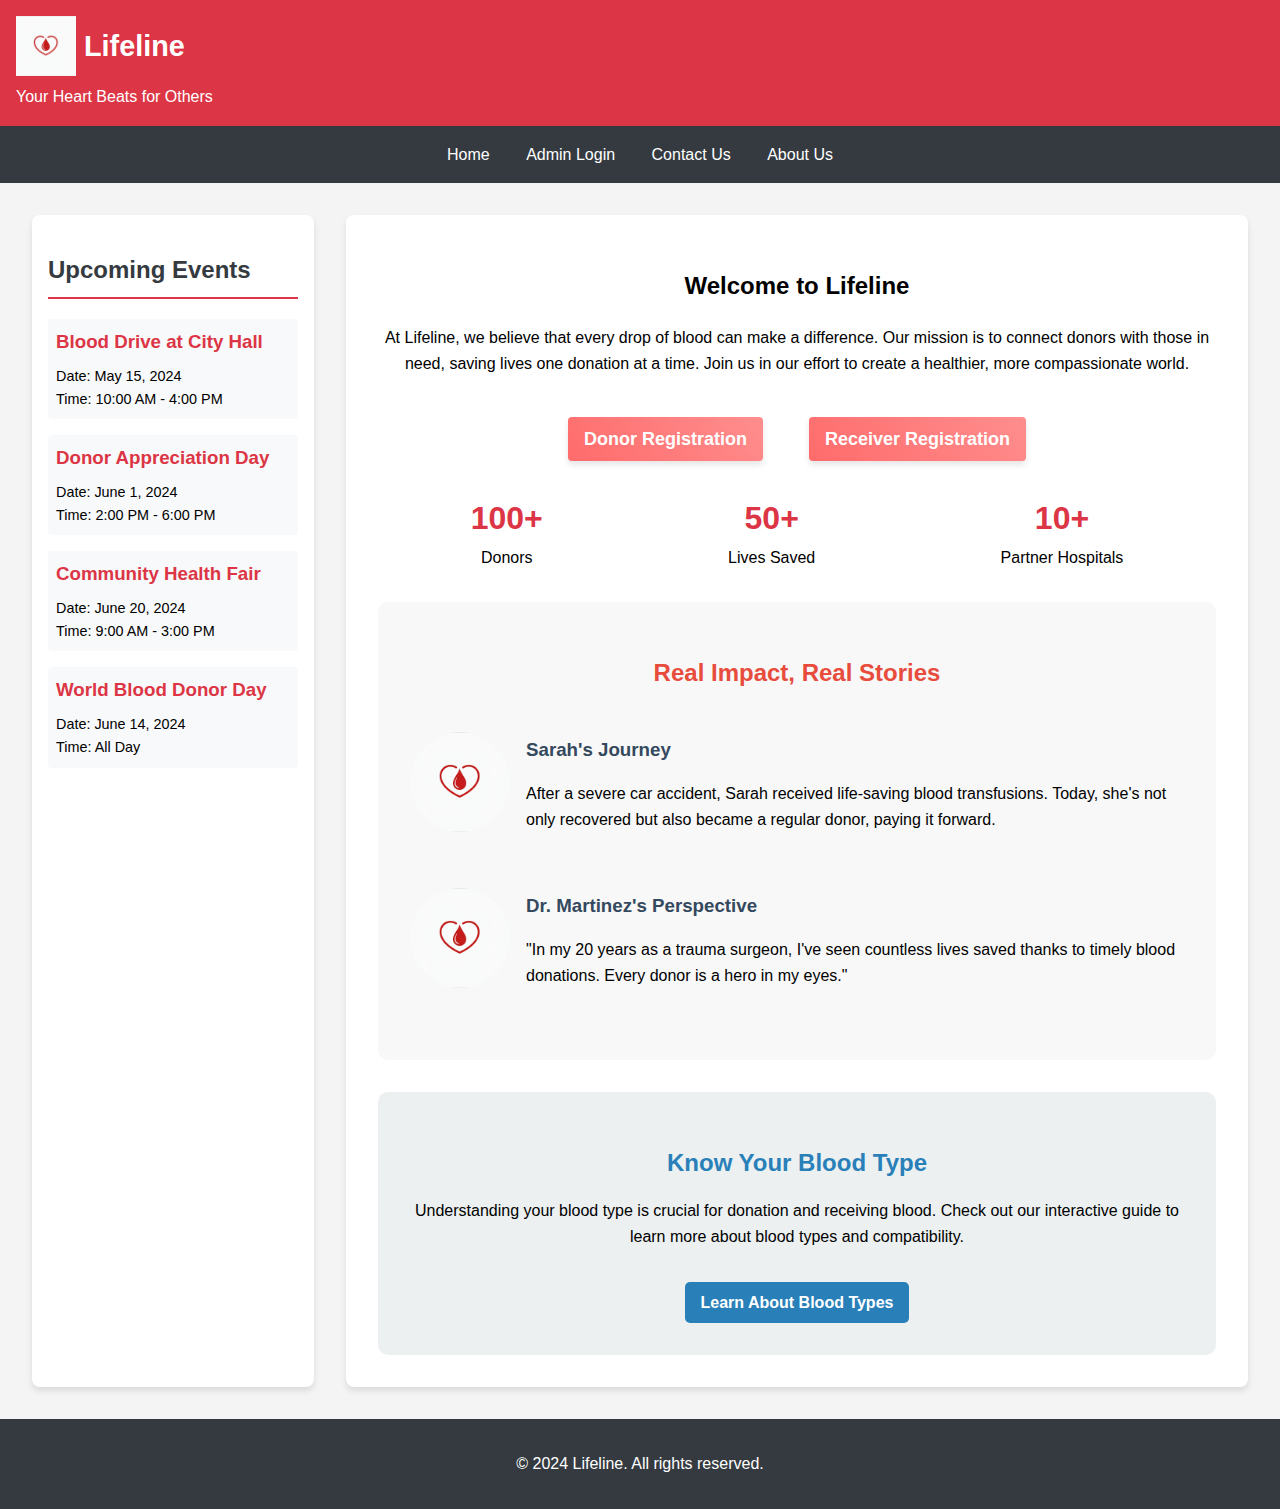
<file: index.html>
<!DOCTYPE html>
<html lang="en">
<head>
    <meta charset="UTF-8">
    <meta name="viewport" content="width=device-width, initial-scale=1.0">
    <title>Lifeline - Your Heart Beats for Others</title>
    <style>
        body, html {
            margin: 0;
            padding: 0;
            font-family: Arial, sans-serif;
            line-height: 1.6;
            background-color: #f4f4f4;
        }
        .page-wrapper {
            display: flex;
            flex-direction: column;
            min-height: 100vh;
        }
        .header {
            background-color: #dc3545;
            padding: 1rem;
            color: white;
            text-align: left;
        }
        .logo-container {
            display: flex;
            align-items: center;
        }
        .logo {
            max-width: 60px;
            height: auto;
            margin-right: 0.5rem;
        }
        .site-title {
            margin: 0;
            font-size: 1.8rem;
        }

        .button-container {
            display: flex;
            justify-content: center;
            gap: 30px;  /* Increased gap between buttons */
            margin-top: 40px;  /* Increased top margin */
            margin-bottom: 40px;  /* Added bottom margin */
        }
        .button {
            display: inline-block;
            padding: 15px 30px;  /* Increased padding */
            font-size: 18px;  /* Increased font size */
            font-weight: bold;
            text-align: center;
            text-decoration: none;
            color: #fff;
            background: linear-gradient(45deg, #ff6b6b, #ff8e8e);
            border: none;
            border-radius: 12px;  /* Changed to rounded rectangle */
            box-shadow: 0 4px 6px rgba(0, 0, 0, 0.1);
            transition: all 0.3s ease;
            position: relative;
            overflow: hidden;
        }
        .button:before {
            content: '';
            position: absolute;
            top: 0;
            left: -100%;
            width: 100%;
            height: 100%;
            background: linear-gradient(45deg, rgba(255, 255, 255, 0.1), rgba(255, 255, 255, 0.5));
            transition: all 0.3s ease;
        }
        .button:hover {
            transform: translateY(-3px);
            box-shadow: 0 6px 8px rgba(0, 0, 0, 0.15);
        }
        .button:hover:before {
            left: 100%;
        }

        .header p {
            margin: 0.5rem 0 0;
            font-size: 1rem;
        }
        .nav {
            background-color: #343a40;
            padding: 0.5rem;
            text-align: center;
        }
        .nav a {
            color: white;
            text-decoration: none;
            padding: 0.5rem 1rem;
            display: inline-block;
            transition: background-color 0.3s;
        }
        .nav a:hover {
            background-color: #495057;
        }
        .content-wrapper {
            display: flex;
            flex: 1;
            padding: 2rem;
            gap: 2rem;
        }
        .events-section {
            width: 250px;
            background-color: white;
            padding: 1rem;
            border-radius: 8px;
            box-shadow: 0 4px 6px rgba(0,0,0,0.1);
        }
        .events-section h2 {
            color: #343a40;
            border-bottom: 2px solid #dc3545;
            padding-bottom: 0.5rem;
        }
        .event-item {
            margin-bottom: 1rem;
            padding: 0.5rem;
            background-color: #f8f9fa;
            border-radius: 4px;
        }
        .event-item h3 {
            color: #dc3545;
            margin: 0 0 0.5rem 0;
        }
        .event-item p {
            margin: 0;
            font-size: 0.9rem;
        }
        .main-content {
            flex: 1;
            background-color: white;
            border-radius: 8px;
            box-shadow: 0 4px 6px rgba(0,0,0,0.1);
            padding: 2rem;
        }
        .welcome-section {
            text-align: center;
            margin-bottom: 2rem;
        }
        .button-container {
            display: flex;
            justify-content: center;
            margin-bottom: 2rem;
        }
        .button {
            display: inline-block;
            padding: 0.5rem 1rem;
            background-color: #dc3545;
            color: white;
            text-decoration: none;
            border-radius: 4px;
            margin: 0 0.5rem;
        }
        .stats {
            display: flex;
            justify-content: space-around;
        }
        .stat-item {
            text-align: center;
        }
        .stat-number {
            font-size: 2rem;
            font-weight: bold;
            color: #dc3545;
        }
        .footer {
            background-color: #343a40;
            color: white;
            text-align: center;
            padding: 1rem;
        }
        .impact-stories {
            background-color: #f8f8f8;
            padding: 2rem;
            margin-top: 2rem;
            border-radius: 10px;
        }
        .impact-stories h2 {
            color: #e74c3c;
            text-align: center;
            margin-bottom: 1.5rem;
        }
        .story {
            display: flex;
            align-items: center;
            margin-bottom: 1.5rem;
        }
        .story-image {
            width: 100px;
            height: 100px;
            border-radius: 50%;
            margin-right: 1rem;
            object-fit: cover;
        }
        .story h3 {
            color: #34495e;
            margin-bottom: 0.5rem;
        }
        .call-to-action {
            background-color: #e74c3c;
            color: white;
            text-align: center;
            padding: 2rem;
            margin-top: 2rem;
            border-radius: 10px;
        }
        .call-to-action h2 {
            margin-bottom: 1rem;
        }
        .cta-button {
            display: inline-block;
            background-color: white;
            color: #e74c3c;
            padding: 0.5rem 1rem;
            text-decoration: none;
            border-radius: 5px;
            font-weight: bold;
            margin-top: 1rem;
            transition: background-color 0.3s, color 0.3s;
        }
        .cta-button:hover {
            background-color: #c0392b;
            color: white;
        }
        .blood-types-info {
            background-color: #ecf0f1;
            padding: 2rem;
            margin-top: 2rem;
            border-radius: 10px;
            text-align: center;
        }
        .blood-types-info h2 {
            color: #2980b9;
            margin-bottom: 1rem;
        }
        .info-button {
            display: inline-block;
            background-color: #2980b9;
            color: white;
            padding: 0.5rem 1rem;
            text-decoration: none;
            border-radius: 5px;
            font-weight: bold;
            margin-top: 1rem;
            transition: background-color 0.3s;
        }
        .info-button:hover {
            background-color: #3498db;
        }
    </style>
</head>
<body>
    <div class="page-wrapper">
        <header class="header">
            <div class="logo-container">
                <img src="unnamed.png" alt="Lifeline Logo" class="logo">
                <h1 id="lifeline" class="site-title">Lifeline</h1>
            </div>
            <p>Your Heart Beats for Others</p>
        </header>

        <nav class="nav">
            <a href="public/home (1).html">Home</a>
            <a href="public/admin-login.html">Admin Login</a>
            <a href="public/contact-us.html">Contact Us</a>
            <a href="public/about-us.html">About Us</a>
        </nav>

        <div class="content-wrapper">
            <section class="events-section">
                <h2>Upcoming Events</h2>
                <div class="event-item">
                    <h3>Blood Drive at City Hall</h3>
                    <p>Date: May 15, 2024</p>
                    <p>Time: 10:00 AM - 4:00 PM</p>
                </div>
                <div class="event-item">
                    <h3>Donor Appreciation Day</h3>
                    <p>Date: June 1, 2024</p>
                    <p>Time: 2:00 PM - 6:00 PM</p>
                </div>
                <div class="event-item">
                    <h3>Community Health Fair</h3>
                    <p>Date: June 20, 2024</p>
                    <p>Time: 9:00 AM - 3:00 PM</p>
                </div>
                <div class="event-item">
                    <h3>World Blood Donor Day</h3>
                    <p>Date: June 14, 2024</p>
                    <p>Time: All Day</p>
                </div>
            </section>

            <main class="main-content">
                <section class="welcome-section">
                    <h2>Welcome to Lifeline</h2>
                    <p>At Lifeline, we believe that every drop of blood can make a difference. Our mission is to connect donors with those in need, saving lives one donation at a time. Join us in our effort to create a healthier, more compassionate world.</p>
                </section>

                <div class="button-container">
                    <a href="public/don_form.html" class="button">Donor Registration</a>
                    <a href="public/receiver-registration.html" class="button">Receiver Registration</a>
                </div>

                <section class="stats">
                    <div class="stat-item">
                        <div class="stat-number">100+</div>
                        <div class="stat-label">Donors</div>
                    </div>
                    <div class="stat-item">
                        <div class="stat-number">50+</div>
                        <div class="stat-label">Lives Saved</div>
                    </div>
                    <div class="stat-item">
                        <div class="stat-number">10+</div>
                        <div class="stat-label">Partner Hospitals</div>
                    </div>
                </section>

                <section class="impact-stories">
                    <h2>Real Impact, Real Stories</h2>
                    <div class="story">
                        <img src="unnamed.png" alt="Sarah's Story" class="story-image">
                        <div>
                            <h3>Sarah's Journey</h3>
                            <p>After a severe car accident, Sarah received life-saving blood transfusions. Today, she's not only recovered but also became a regular donor, paying it forward.</p>
                        </div>
                    </div>
                    <div class="story">
                        <img src="unnamed.png" alt="Dr. Martinez" class="story-image">
                        <div>
                            <h3>Dr. Martinez's Perspective</h3>
                            <p>"In my 20 years as a trauma surgeon, I've seen countless lives saved thanks to timely blood donations. Every donor is a hero in my eyes."</p>
                        </div>
                    </div>
                </section>

                <section class="blood-types-info">
                    <h2>Know Your Blood Type</h2>
                    <p>Understanding your blood type is crucial for donation and receiving blood. Check out our interactive guide to learn more about blood types and compatibility.</p>
                    <a href="public/blood-types-guide.html" class="info-button">Learn About Blood Types</a>
                </section>
            </main>
        </div>

        <footer class="footer">
            <p>© 2024 Lifeline. All rights reserved.</p>
        </footer>
    </div>
</body>
</html>
</file>
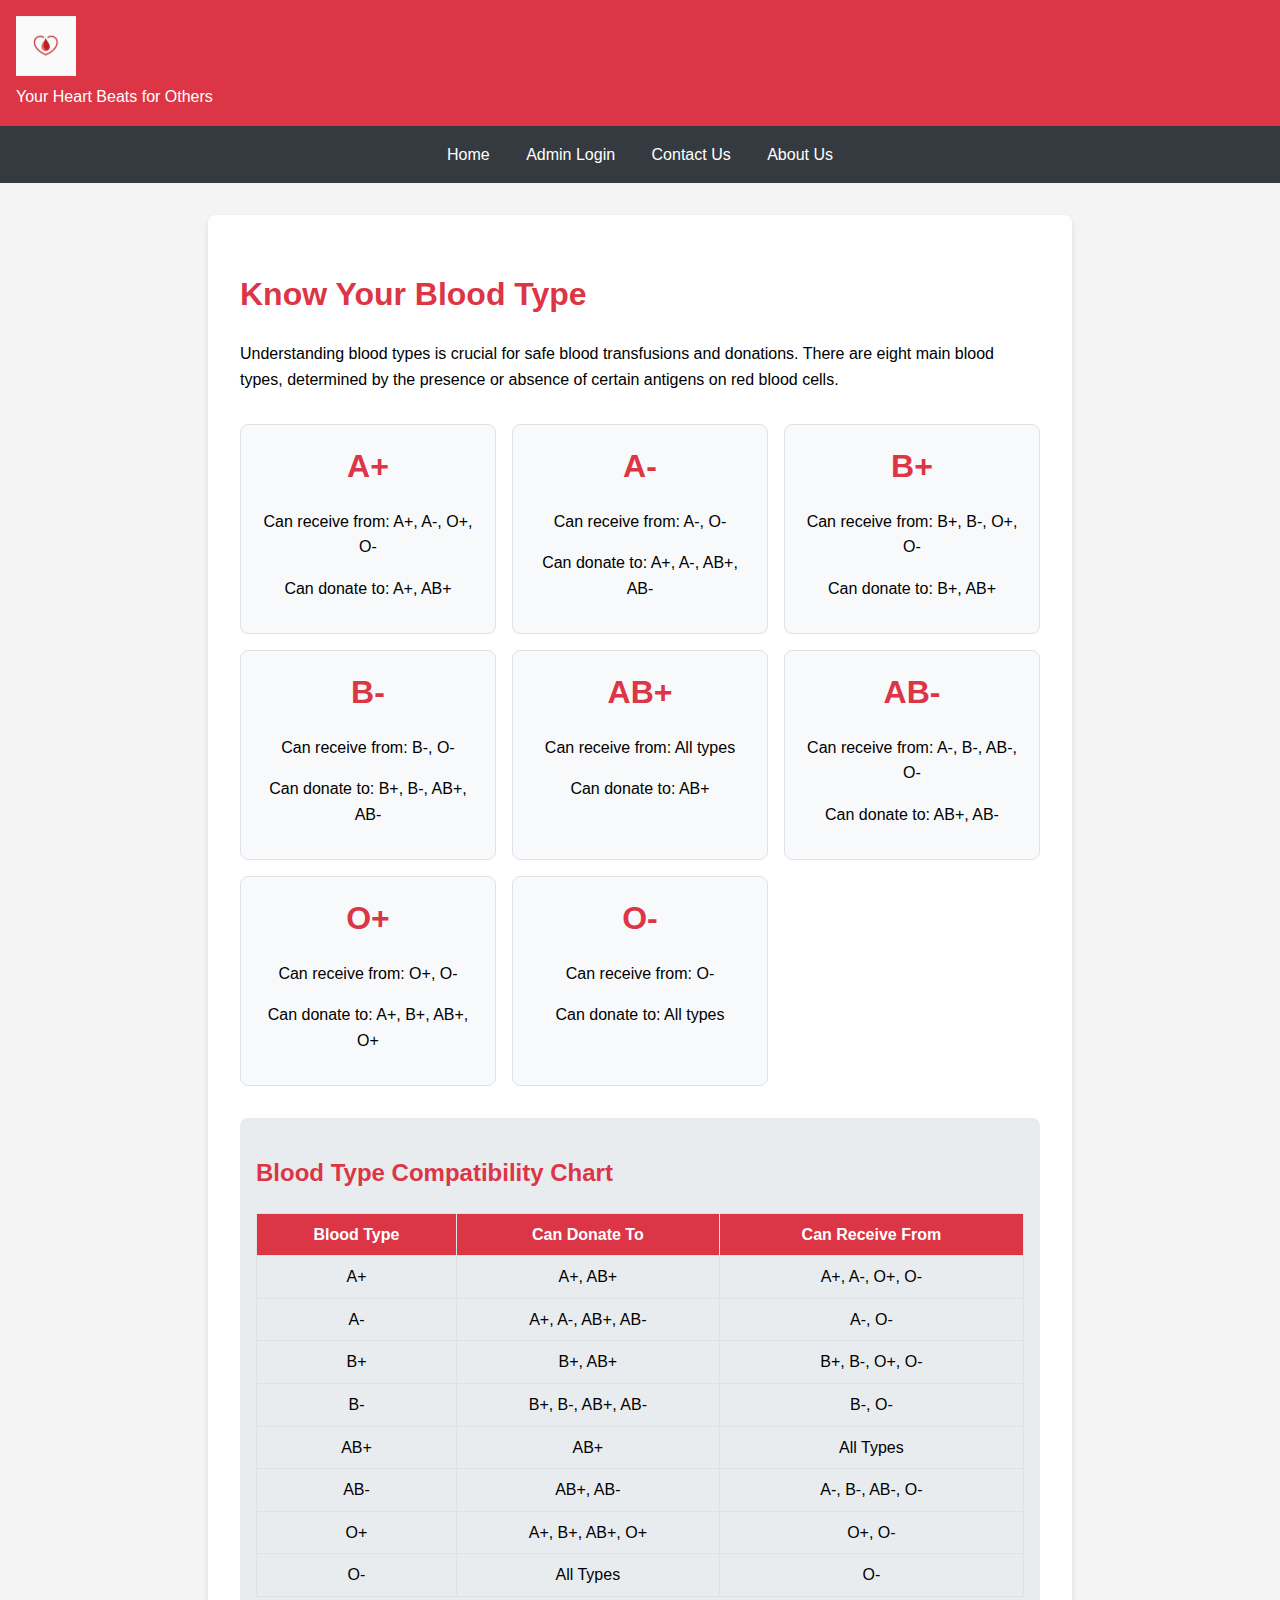
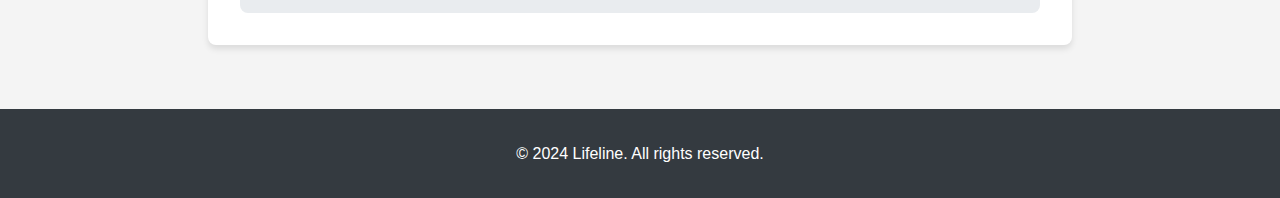
<file: public/blood-types-guide.html>
<!DOCTYPE html>
<html lang="en">
<head>
    <meta charset="UTF-8">
    <meta name="viewport" content="width=device-width, initial-scale=1.0">
    <title>Lifeline - Know Your Blood Type</title>
    <style>
        body, html {
            margin: 0;
            padding: 0;
            font-family: Arial, sans-serif;
            line-height: 1.6;
            background-color: #f4f4f4;
        }
        .page-wrapper {
            display: flex;
            flex-direction: column;
            min-height: 100vh;
        }
        .header {
            background-color: #dc3545;
            padding: 1rem;
            color: white;
            text-align: left;
        }
        .logo-container {
            display: flex;
            align-items: center;
        }
        .logo {
            max-width: 60px;
            height: auto;
            margin-right: 0.5rem;
        }
        .site-title {
            margin: 0;
            font-size: 1.8rem;
        }
        .header p {
            margin: 0.5rem 0 0;
            font-size: 1rem;
        }
        .nav {
            background-color: #343a40;
            padding: 0.5rem;
            text-align: center;
        }
        .nav a {
            color: white;
            text-decoration: none;
            padding: 0.5rem 1rem;
            display: inline-block;
            transition: background-color 0.3s;
        }
        .nav a:hover {
            background-color: #495057;
        }
        .main-content {
            flex: 1;
            padding: 2rem;
            background-color: white;
            max-width: 800px;
            margin: 2rem auto;
            border-radius: 8px;
            box-shadow: 0 4px 6px rgba(0,0,0,0.1);
        }
        h1, h2 {
            color: #dc3545;
        }
        .blood-type-grid {
            display: grid;
            grid-template-columns: repeat(auto-fit, minmax(200px, 1fr));
            gap: 1rem;
            margin-top: 2rem;
        }
        .blood-type-card {
            background-color: #f8f9fa;
            border: 1px solid #dee2e6;
            border-radius: 8px;
            padding: 1rem;
            text-align: center;
        }
        .blood-type {
            font-size: 2rem;
            font-weight: bold;
            color: #dc3545;
            margin-bottom: 0.5rem;
        }
        .compatibility-info {
            margin-top: 2rem;
            background-color: #e9ecef;
            padding: 1rem;
            border-radius: 8px;
        }
        .compatibility-table {
            width: 100%;
            border-collapse: collapse;
            margin-top: 1rem;
        }
        .compatibility-table th, .compatibility-table td {
            border: 1px solid #dee2e6;
            padding: 0.5rem;
            text-align: center;
        }
        .compatibility-table th {
            background-color: #dc3545;
            color: white;
        }
        .footer {
            background-color: #343a40;
            color: white;
            text-align: center;
            padding: 1rem;
            margin-top: 2rem;
        }
    </style>
</head>
<body>
    <div class="page-wrapper">
        <header class="header">
            <div class="logo-container">
                <img src="unnamed.png" alt="Lifeline Logo" class="logo">
                <h1 id="lifeline" class="site-title">Lifeline</h1>
            </div>
            <p>Your Heart Beats for Others</p>
        </header>

        <nav class="nav">
            <a href="home (1).html">Home</a>
            <a href="admin-login.html">Admin Login</a>
            <a href="contact-us.html">Contact Us</a>
            <a href="about-us.html">About Us</a>
        </nav>

        <main class="main-content">
            <h1>Know Your Blood Type</h1>
            <p>Understanding blood types is crucial for safe blood transfusions and donations. There are eight main blood types, determined by the presence or absence of certain antigens on red blood cells.</p>

            <div class="blood-type-grid">
                <div class="blood-type-card">
                    <div class="blood-type">A+</div>
                    <p>Can receive from: A+, A-, O+, O-</p>
                    <p>Can donate to: A+, AB+</p>
                </div>
                <div class="blood-type-card">
                    <div class="blood-type">A-</div>
                    <p>Can receive from: A-, O-</p>
                    <p>Can donate to: A+, A-, AB+, AB-</p>
                </div>
                <div class="blood-type-card">
                    <div class="blood-type">B+</div>
                    <p>Can receive from: B+, B-, O+, O-</p>
                    <p>Can donate to: B+, AB+</p>
                </div>
                <div class="blood-type-card">
                    <div class="blood-type">B-</div>
                    <p>Can receive from: B-, O-</p>
                    <p>Can donate to: B+, B-, AB+, AB-</p>
                </div>
                <div class="blood-type-card">
                    <div class="blood-type">AB+</div>
                    <p>Can receive from: All types</p>
                    <p>Can donate to: AB+</p>
                </div>
                <div class="blood-type-card">
                    <div class="blood-type">AB-</div>
                    <p>Can receive from: A-, B-, AB-, O-</p>
                    <p>Can donate to: AB+, AB-</p>
                </div>
                <div class="blood-type-card">
                    <div class="blood-type">O+</div>
                    <p>Can receive from: O+, O-</p>
                    <p>Can donate to: A+, B+, AB+, O+</p>
                </div>
                <div class="blood-type-card">
                    <div class="blood-type">O-</div>
                    <p>Can receive from: O-</p>
                    <p>Can donate to: All types</p>
                </div>
            </div>

            <div class="compatibility-info">
                <h2>Blood Type Compatibility Chart</h2>
                <table class="compatibility-table">
                    <tr>
                        <th>Blood Type</th>
                        <th>Can Donate To</th>
                        <th>Can Receive From</th>
                    </tr>
                    <tr>
                        <td>A+</td>
                        <td>A+, AB+</td>
                        <td>A+, A-, O+, O-</td>
                    </tr>
                    <tr>
                        <td>A-</td>
                        <td>A+, A-, AB+, AB-</td>
                        <td>A-, O-</td>
                    </tr>
                    <tr>
                        <td>B+</td>
                        <td>B+, AB+</td>
                        <td>B+, B-, O+, O-</td>
                    </tr>
                    <tr>
                        <td>B-</td>
                        <td>B+, B-, AB+, AB-</td>
                        <td>B-, O-</td>
                    </tr>
                    <tr>
                        <td>AB+</td>
                        <td>AB+</td>
                        <td>All Types</td>
                    </tr>
                    <tr>
                        <td>AB-</td>
                        <td>AB+, AB-</td>
                        <td>A-, B-, AB-, O-</td>
                    </tr>
                    <tr>
                        <td>O+</td>
                        <td>A+, B+, AB+, O+</td>
                        <td>O+, O-</td>
                    </tr>
                    <tr>
                        <td>O-</td>
                        <td>All Types</td>
                        <td>O-</td>
                    </tr>
                </table>
            </div>
        </main>

        <footer class="footer">
            <p>© 2024 Lifeline. All rights reserved.</p>
        </footer>
    </div>
</body>
</html>
</file>
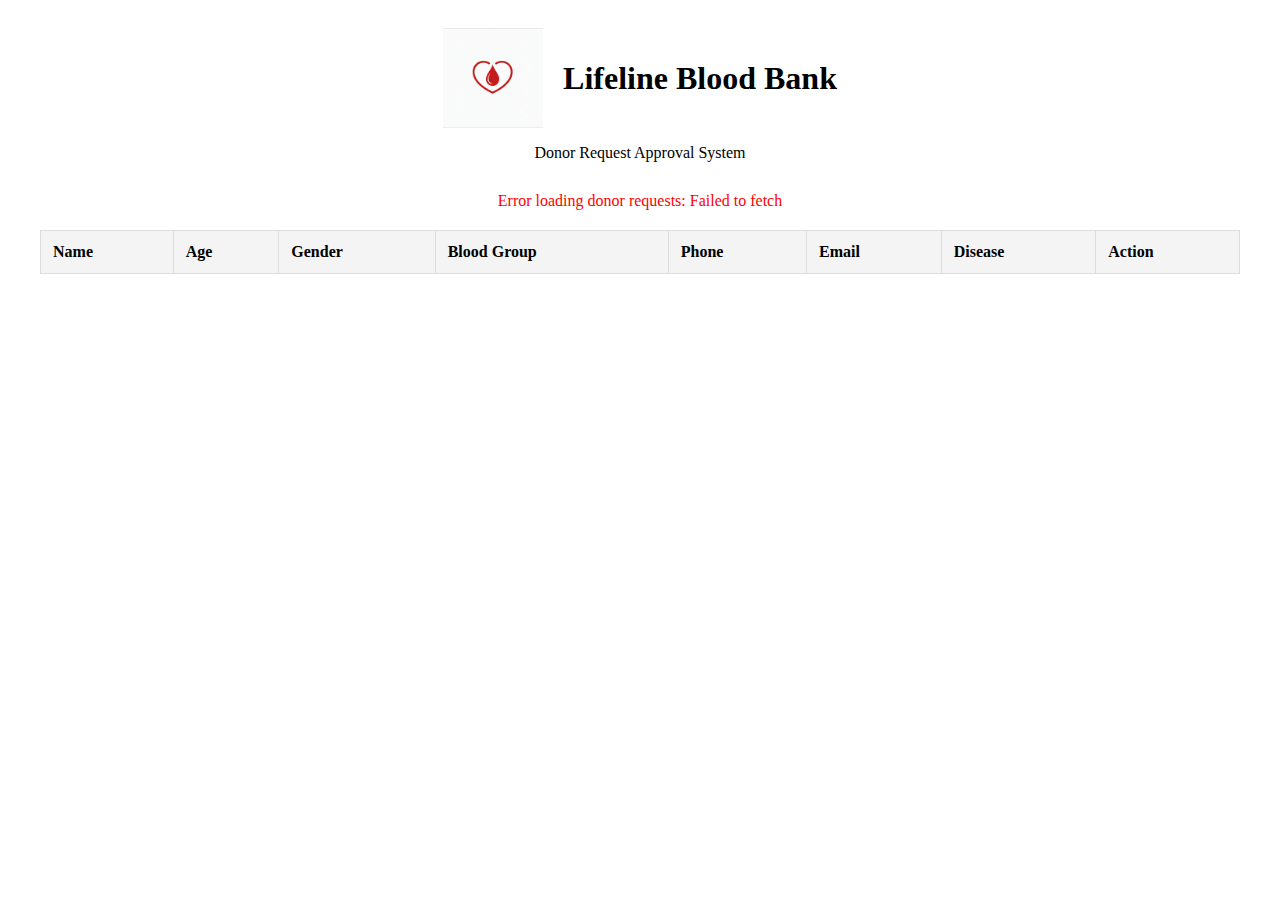
<file: public/donor-approval.html>
<!DOCTYPE html>
<html lang="en">
<head>
    <meta charset="UTF-8">
    <meta name="viewport" content="width=device-width, initial-scale=1.0">
    <title>Donor Request Approval</title>
    <style>
        .page-wrapper {
            max-width: 1200px;
            margin: 0 auto;
            padding: 20px;
        }

        .header {
            text-align: center;
            margin-bottom: 30px;
        }

        .logo-container {
            display: flex;
            align-items: center;
            justify-content: center;
            gap: 20px;
        }

        .logo {
            max-width: 100px;
        }

        .donor-requests {
            width: 100%;
            border-collapse: collapse;
            margin-top: 20px;
        }

        .donor-requests th,
        .donor-requests td {
            padding: 12px;
            border: 1px solid #ddd;
            text-align: left;
        }

        .donor-requests th {
            background-color: #f4f4f4;
        }

        .approve-btn {
            background-color: #4CAF50;
            color: white;
            padding: 8px 16px;
            border: none;
            border-radius: 4px;
            cursor: pointer;
        }

        .approve-btn:hover {
            background-color: #45a049;
        }

        .error {
            color: red;
            text-align: center;
            margin: 10px 0;
        }
    </style>
</head>
<body>
    <div class="page-wrapper">
        <div class="header">
            <div class="logo-container">
                <img src="unnamed.png" alt="Lifeline Logo" class="logo">
                <h1>Lifeline Blood Bank</h1>
            </div>
            <p>Donor Request Approval System</p>
        </div>

        <div id="error" class="error"></div>

        <table class="donor-requests">
            <thead>
                <tr>
                    <th>Name</th>
                    <th>Age</th>
                    <th>Gender</th>
                    <th>Blood Group</th>
                    <th>Phone</th>
                    <th>Email</th>
                    <th>Disease</th>
                    <th>Action</th>
                </tr>
            </thead>
            <tbody id="requestsTable">
                <!-- Donor requests will be populated here -->
            </tbody>
        </table>
    </div>

    <script>
        function loadDonorRequests() {
            fetch('http://localhost:3005/api/donor-requests')
                .then(response => response.json())
                .then(donors => {
                    const tableBody = document.getElementById('requestsTable');
                    tableBody.innerHTML = '';

                    donors.forEach(donor => {
                        const row = document.createElement('tr');
                        row.innerHTML = `
                            <td>${donor.firstName} ${donor.lastName}</td>
                            <td>${donor.age}</td>
                            <td>${donor.gender}</td>
                            <td>${donor.bloodGroup}</td>
                            <td>${donor.phoneNumber}</td>
                            <td>${donor.email}</td>
                            <td>${donor.disease}</td>
                            <td>
                                <button class="approve-btn" onclick="approveDonor('${donor._id}')">
                                    Approve
                                </button>
                            </td>
                        `;
                        tableBody.appendChild(row);
                    });
                })
                .catch(error => {
                    document.getElementById('error').textContent = 'Error loading donor requests: ' + error.message;
                });
        }

        function approveDonor(donorId) {
            fetch(`http://localhost:3009/api/approve-donor/${donorId}`, {
                method: 'POST'
            })
            .then(response => response.json())
            .then(data => {
                if (data.message === 'Donor request approved and blood stock updated') {
                    loadDonorRequests(); // Refresh the table
                } else {
                    throw new Error(data.error);
                }
            })
            .catch(error => {
                document.getElementById('error').textContent = 'Error approving donor: ' + error.message;
            });
        }

        // Load donor requests when page loads
        document.addEventListener('DOMContentLoaded', loadDonorRequests);
    </script>
</body>
</html>
</file>
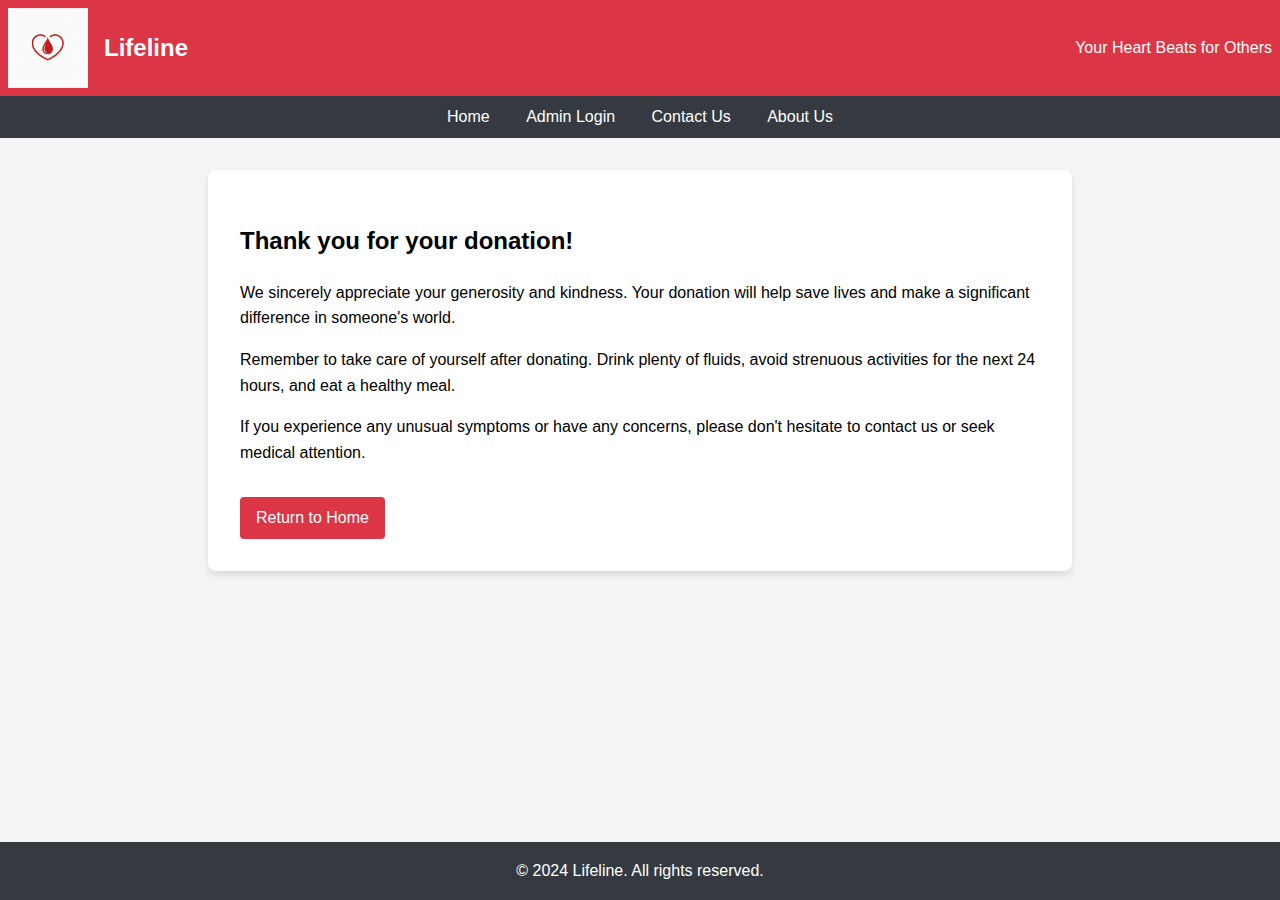
<file: public/donor-thank-you.html>
<!DOCTYPE html>
<html lang="en">
<head>
    <meta charset="UTF-8">
    <meta name="viewport" content="width=device-width, initial-scale=1.0">
    <title>Thank You for Your Donation - Lifeline</title>
    <style>
        body, html {
            margin: 0;
            padding: 0;
            font-family: Arial, sans-serif;
            line-height: 1.6;
            background-color: #f4f4f4;
        }
        .page-wrapper {
            display: flex;
            flex-direction: column;
            min-height: 100vh;
        }
        .header {
            background-color: #dc3545;
            padding: 0.5rem;
            display: flex;
            align-items: center;
            justify-content: space-between;
            color: white;
        }
        .logo-container {
            display: flex;
            align-items: center;
        }
        .logo {
            max-width: 80px;
            height: auto;
            margin-right: 1rem;
        }
        .site-title {
            margin: 0;
            font-size: 1.5rem;
        }
        .nav {
            background-color: #343a40;
            padding: 0.5rem;
            text-align: center;
        }
        .nav a {
            color: white;
            text-decoration: none;
            padding: 0.5rem 1rem;
        }
        .content-wrapper {
            flex: 1;
            padding: 2rem;
        }
        .main-content {
            max-width: 800px;
            margin: 0 auto;
            background-color: white;
            border-radius: 8px;
            box-shadow: 0 4px 6px rgba(0,0,0,0.1);
            padding: 2rem;
        }
        .button {
            display: inline-block;
            padding: 0.5rem 1rem;
            background-color: #dc3545;
            color: white;
            text-decoration: none;
            border-radius: 4px;
            margin-top: 1rem;
        }
        .footer {
            background-color: #343a40;
            color: white;
            text-align: center;
            padding: 1rem;
        }
    </style>
</head>
<body>
    <div class="page-wrapper">
        <div class="header">
            <div class="logo-container">
                <img src="unnamed.png" alt="Lifeline Logo" class="logo">
                <h1 class="site-title">Lifeline</h1>
            </div>
            <p>Your Heart Beats for Others</p>
        </div>

        <div class="nav">
            <a href="home (1).html">Home</a>
            <a href="admin-login.html">Admin Login</a>
            <a href="contact-us.html">Contact Us</a>
            <a href="about-us.html">About Us</a>
        </div>

        <div class="content-wrapper">
            <div class="main-content">
                <h2>Thank you for your donation!</h2>
                <p>We sincerely appreciate your generosity and kindness. Your donation will help save lives and make a significant difference in someone's world.</p>
                <p>Remember to take care of yourself after donating. Drink plenty of fluids, avoid strenuous activities for the next 24 hours, and eat a healthy meal.</p>
                <p>If you experience any unusual symptoms or have any concerns, please don't hesitate to contact us or seek medical attention.</p>
                <a href="home (1).html" class="button">Return to Home</a>
            </div>
        </div>

        <div class="footer">
            © 2024 Lifeline. All rights reserved.
        </div>
    </div>
</body>
</html>
</file>
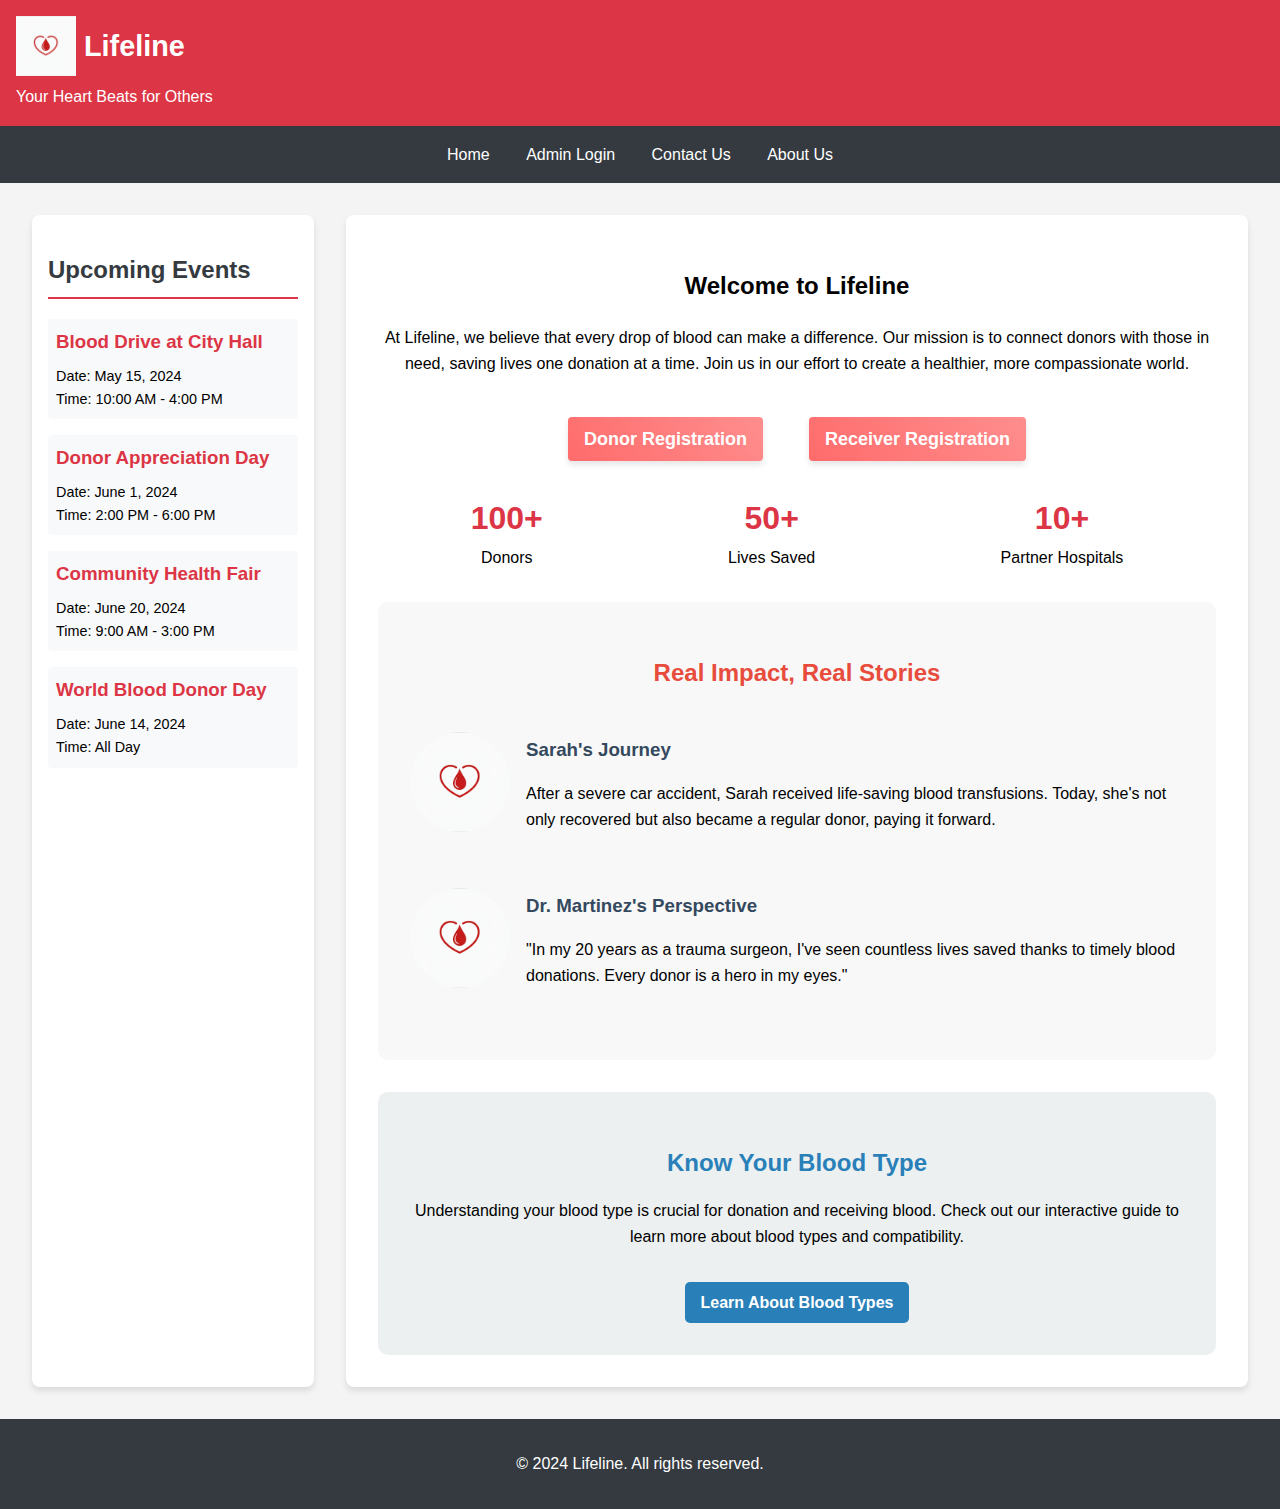
<file: public/home (1).html>
<!DOCTYPE html>
<html lang="en">
<head>
    <meta charset="UTF-8">
    <meta name="viewport" content="width=device-width, initial-scale=1.0">
    <title>Lifeline - Your Heart Beats for Others</title>
    <style>
        body, html {
            margin: 0;
            padding: 0;
            font-family: Arial, sans-serif;
            line-height: 1.6;
            background-color: #f4f4f4;
        }
        .page-wrapper {
            display: flex;
            flex-direction: column;
            min-height: 100vh;
        }
        .header {
            background-color: #dc3545;
            padding: 1rem;
            color: white;
            text-align: left;
        }
        .logo-container {
            display: flex;
            align-items: center;
        }
        .logo {
            max-width: 60px;
            height: auto;
            margin-right: 0.5rem;
        }
        .site-title {
            margin: 0;
            font-size: 1.8rem;
        }

        .button-container {
            display: flex;
            justify-content: center;
            gap: 30px;  /* Increased gap between buttons */
            margin-top: 40px;  /* Increased top margin */
            margin-bottom: 40px;  /* Added bottom margin */
        }
        .button {
            display: inline-block;
            padding: 15px 30px;  /* Increased padding */
            font-size: 18px;  /* Increased font size */
            font-weight: bold;
            text-align: center;
            text-decoration: none;
            color: #fff;
            background: linear-gradient(45deg, #ff6b6b, #ff8e8e);
            border: none;
            border-radius: 12px;  /* Changed to rounded rectangle */
            box-shadow: 0 4px 6px rgba(0, 0, 0, 0.1);
            transition: all 0.3s ease;
            position: relative;
            overflow: hidden;
        }
        .button:before {
            content: '';
            position: absolute;
            top: 0;
            left: -100%;
            width: 100%;
            height: 100%;
            background: linear-gradient(45deg, rgba(255, 255, 255, 0.1), rgba(255, 255, 255, 0.5));
            transition: all 0.3s ease;
        }
        .button:hover {
            transform: translateY(-3px);
            box-shadow: 0 6px 8px rgba(0, 0, 0, 0.15);
        }
        .button:hover:before {
            left: 100%;
        }

        .header p {
            margin: 0.5rem 0 0;
            font-size: 1rem;
        }
        .nav {
            background-color: #343a40;
            padding: 0.5rem;
            text-align: center;
        }
        .nav a {
            color: white;
            text-decoration: none;
            padding: 0.5rem 1rem;
            display: inline-block;
            transition: background-color 0.3s;
        }
        .nav a:hover {
            background-color: #495057;
        }
        .content-wrapper {
            display: flex;
            flex: 1;
            padding: 2rem;
            gap: 2rem;
        }
        .events-section {
            width: 250px;
            background-color: white;
            padding: 1rem;
            border-radius: 8px;
            box-shadow: 0 4px 6px rgba(0,0,0,0.1);
        }
        .events-section h2 {
            color: #343a40;
            border-bottom: 2px solid #dc3545;
            padding-bottom: 0.5rem;
        }
        .event-item {
            margin-bottom: 1rem;
            padding: 0.5rem;
            background-color: #f8f9fa;
            border-radius: 4px;
        }
        .event-item h3 {
            color: #dc3545;
            margin: 0 0 0.5rem 0;
        }
        .event-item p {
            margin: 0;
            font-size: 0.9rem;
        }
        .main-content {
            flex: 1;
            background-color: white;
            border-radius: 8px;
            box-shadow: 0 4px 6px rgba(0,0,0,0.1);
            padding: 2rem;
        }
        .welcome-section {
            text-align: center;
            margin-bottom: 2rem;
        }
        .button-container {
            display: flex;
            justify-content: center;
            margin-bottom: 2rem;
        }
        .button {
            display: inline-block;
            padding: 0.5rem 1rem;
            background-color: #dc3545;
            color: white;
            text-decoration: none;
            border-radius: 4px;
            margin: 0 0.5rem;
        }
        .stats {
            display: flex;
            justify-content: space-around;
        }
        .stat-item {
            text-align: center;
        }
        .stat-number {
            font-size: 2rem;
            font-weight: bold;
            color: #dc3545;
        }
        .footer {
            background-color: #343a40;
            color: white;
            text-align: center;
            padding: 1rem;
        }
        .impact-stories {
            background-color: #f8f8f8;
            padding: 2rem;
            margin-top: 2rem;
            border-radius: 10px;
        }
        .impact-stories h2 {
            color: #e74c3c;
            text-align: center;
            margin-bottom: 1.5rem;
        }
        .story {
            display: flex;
            align-items: center;
            margin-bottom: 1.5rem;
        }
        .story-image {
            width: 100px;
            height: 100px;
            border-radius: 50%;
            margin-right: 1rem;
            object-fit: cover;
        }
        .story h3 {
            color: #34495e;
            margin-bottom: 0.5rem;
        }
        .call-to-action {
            background-color: #e74c3c;
            color: white;
            text-align: center;
            padding: 2rem;
            margin-top: 2rem;
            border-radius: 10px;
        }
        .call-to-action h2 {
            margin-bottom: 1rem;
        }
        .cta-button {
            display: inline-block;
            background-color: white;
            color: #e74c3c;
            padding: 0.5rem 1rem;
            text-decoration: none;
            border-radius: 5px;
            font-weight: bold;
            margin-top: 1rem;
            transition: background-color 0.3s, color 0.3s;
        }
        .cta-button:hover {
            background-color: #c0392b;
            color: white;
        }
        .blood-types-info {
            background-color: #ecf0f1;
            padding: 2rem;
            margin-top: 2rem;
            border-radius: 10px;
            text-align: center;
        }
        .blood-types-info h2 {
            color: #2980b9;
            margin-bottom: 1rem;
        }
        .info-button {
            display: inline-block;
            background-color: #2980b9;
            color: white;
            padding: 0.5rem 1rem;
            text-decoration: none;
            border-radius: 5px;
            font-weight: bold;
            margin-top: 1rem;
            transition: background-color 0.3s;
        }
        .info-button:hover {
            background-color: #3498db;
        }
    </style>
</head>
<body>
    <div class="page-wrapper">
        <header class="header">
            <div class="logo-container">
                <img src="unnamed.png" alt="Lifeline Logo" class="logo">
                <h1 id="lifeline" class="site-title">Lifeline</h1>
            </div>
            <p>Your Heart Beats for Others</p>
        </header>

        <nav class="nav">
            <a href="home%20(1).html">Home</a>
            <a href="admin-login.html">Admin Login</a>
            <a href="contact-us.html">Contact Us</a>
            <a href="about-us.html">About Us</a>
        </nav>

        <div class="content-wrapper">
            <section class="events-section">
                <h2>Upcoming Events</h2>
                <div class="event-item">
                    <h3>Blood Drive at City Hall</h3>
                    <p>Date: May 15, 2024</p>
                    <p>Time: 10:00 AM - 4:00 PM</p>
                </div>
                <div class="event-item">
                    <h3>Donor Appreciation Day</h3>
                    <p>Date: June 1, 2024</p>
                    <p>Time: 2:00 PM - 6:00 PM</p>
                </div>
                <div class="event-item">
                    <h3>Community Health Fair</h3>
                    <p>Date: June 20, 2024</p>
                    <p>Time: 9:00 AM - 3:00 PM</p>
                </div>
                <div class="event-item">
                    <h3>World Blood Donor Day</h3>
                    <p>Date: June 14, 2024</p>
                    <p>Time: All Day</p>
                </div>
            </section>

            <main class="main-content">
                <section class="welcome-section">
                    <h2>Welcome to Lifeline</h2>
                    <p>At Lifeline, we believe that every drop of blood can make a difference. Our mission is to connect donors with those in need, saving lives one donation at a time. Join us in our effort to create a healthier, more compassionate world.</p>
                </section>

                <div class="button-container">
                    <a href="don_form.html" class="button">Donor Registration</a>
                    <a href="receiver-registration.html" class="button">Receiver Registration</a>
                </div>

                <section class="stats">
                    <div class="stat-item">
                        <div class="stat-number">100+</div>
                        <div class="stat-label">Donors</div>
                    </div>
                    <div class="stat-item">
                        <div class="stat-number">50+</div>
                        <div class="stat-label">Lives Saved</div>
                    </div>
                    <div class="stat-item">
                        <div class="stat-number">10+</div>
                        <div class="stat-label">Partner Hospitals</div>
                    </div>
                </section>

                <section class="impact-stories">
                    <h2>Real Impact, Real Stories</h2>
                    <div class="story">
                        <img src="unnamed.png" alt="Sarah's Story" class="story-image">
                        <div>
                            <h3>Sarah's Journey</h3>
                            <p>After a severe car accident, Sarah received life-saving blood transfusions. Today, she's not only recovered but also became a regular donor, paying it forward.</p>
                        </div>
                    </div>
                    <div class="story">
                        <img src="unnamed.png" alt="Dr. Martinez" class="story-image">
                        <div>
                            <h3>Dr. Martinez's Perspective</h3>
                            <p>"In my 20 years as a trauma surgeon, I've seen countless lives saved thanks to timely blood donations. Every donor is a hero in my eyes."</p>
                        </div>
                    </div>
                </section>

                <section class="blood-types-info">
                    <h2>Know Your Blood Type</h2>
                    <p>Understanding your blood type is crucial for donation and receiving blood. Check out our interactive guide to learn more about blood types and compatibility.</p>
                    <a href="blood-types-guide.html" class="info-button">Learn About Blood Types</a>
                </section>
            </main>
        </div>

        <footer class="footer">
            <p>© 2024 Lifeline. All rights reserved.</p>
        </footer>
    </div>
</body>
</html>
</file>
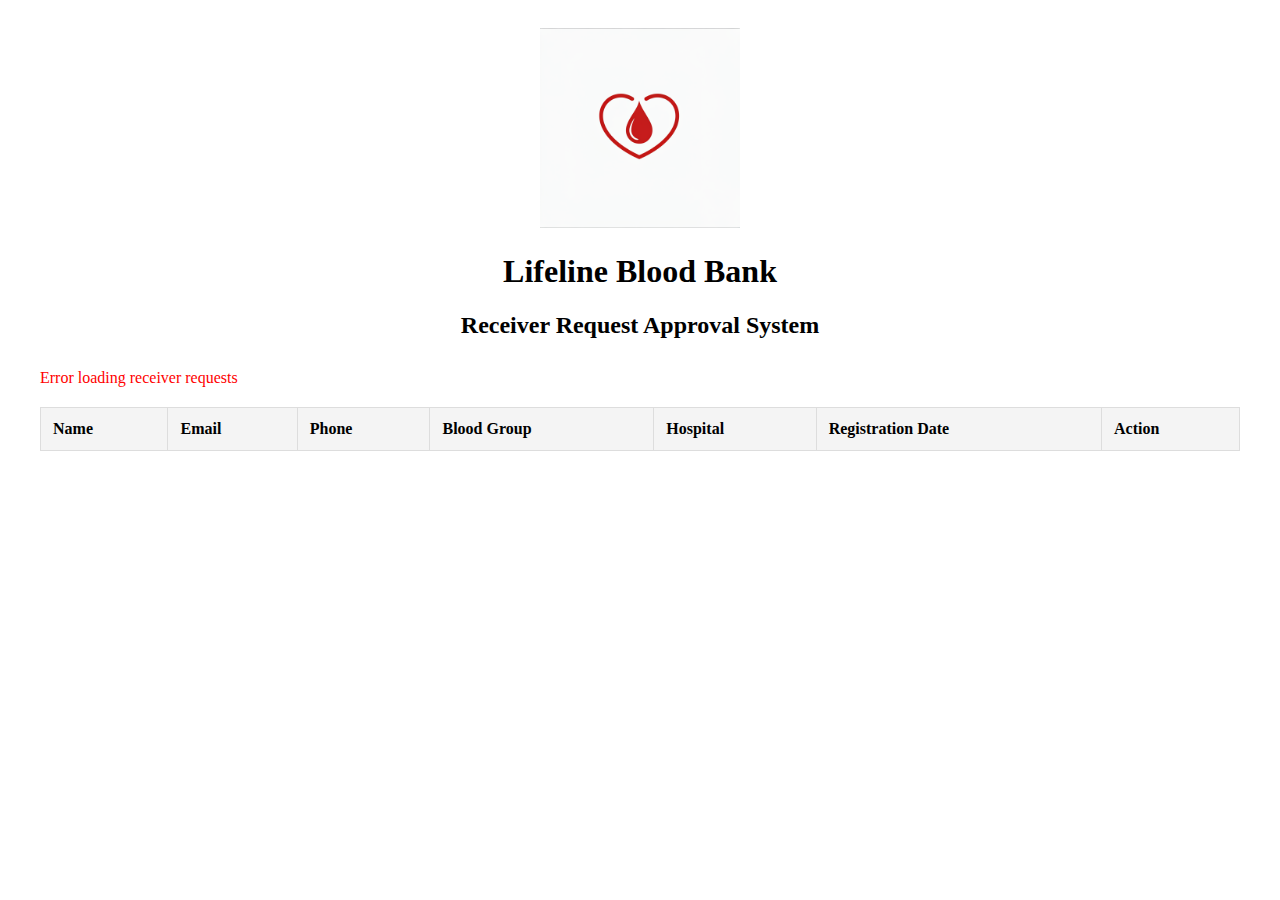
<file: public/REC_REQ_APR.HTML>
<!DOCTYPE html>
<html lang="en">
<head>
    <meta charset="UTF-8">
    <meta name="viewport" content="width=device-width, initial-scale=1.0">
    <title>Receiver Request Approval - Lifeline Blood Bank</title>
    <style>
        .page-wrapper {
            max-width: 1200px;
            margin: 0 auto;
            padding: 20px;
        }

        .header {
            text-align: center;
            margin-bottom: 30px;
        }

        .logo-container {
            margin-bottom: 20px;
        }

        .logo {
            max-width: 200px;
        }

        .error {
            color: red;
            margin: 10px 0;
            display: none;
        }

        table {
            width: 100%;
            border-collapse: collapse;
            margin-top: 20px;
        }

        th, td {
            border: 1px solid #ddd;
            padding: 12px;
            text-align: left;
        }

        th {
            background-color: #f4f4f4;
        }

        .approve-btn {
            background-color: #4CAF50;
            color: white;
            border: none;
            padding: 8px 16px;
            cursor: pointer;
            border-radius: 4px;
        }

        .approve-btn:hover {
            background-color: #45a049;
        }

        .approve-btn:disabled {
            background-color: #cccccc;
            cursor: not-allowed;
        }
    </style>
</head>
<body>
    <div class="page-wrapper">
        <header class="header">
            <div class="logo-container">
                <img src="unnamed.png" alt="Lifeline Logo" class="logo">
                <h1>Lifeline Blood Bank</h1>
            </div>
            <h2>Receiver Request Approval System</h2>
        </header>

        <div id="error" class="error"></div>

        <table>
            <thead>
                <tr>
                    <th>Name</th>
                    <th>Email</th>
                    <th>Phone</th>
                    <th>Blood Group</th>
                    <th>Hospital</th>
                    <th>Registration Date</th>
                    <th>Action</th>
                </tr>
            </thead>
            <tbody id="receiverTableBody">
                <!-- Data will be populated here -->
            </tbody>
        </table>
    </div>

    <script>
        async function loadReceivers() {
            try {
                const response = await fetch('http://localhost:3009/api/receiver-requests');
                const receivers = await response.json();
                const tableBody = document.getElementById('receiverTableBody');
                tableBody.innerHTML = '';

                receivers.forEach(receiver => {
                    const row = document.createElement('tr');
                    row.innerHTML = `
                        <td>${receiver.firstName} ${receiver.lastName}</td>
                        <td>${receiver.email}</td>
                        <td>${receiver.phoneNumber}</td>
                        <td>${receiver.bloodGroup}</td>
                        <td>${receiver.hospital}</td>
                        <td>${new Date(receiver.registrationDate).toLocaleDateString()}</td>
                        <td>
                            <button class="approve-btn" onclick="approveReceiver('${receiver._id}')">
                                Approve
                            </button>
                        </td>
                    `;
                    tableBody.appendChild(row);
                });
            } catch (error) {
                showError('Error loading receiver requests');
            }
        }

        async function approveReceiver(id) {
            try {
                const response = await fetch(`http://localhost:3007/api/approve-receiver/${id}`, {
                    method: 'POST'
                });
                const data = await response.json();
                
                if (response.ok) {
                    loadReceivers();
                } else {
                    showError(data.message || 'Error approving receiver request');
                }
            } catch (error) {
                showError('Error processing approval');
            }
        }

        function showError(message) {
            const errorDiv = document.getElementById('error');
            errorDiv.textContent = message;
            errorDiv.style.display = 'block';
            setTimeout(() => {
                errorDiv.style.display = 'none';
            }, 5000);
        }

        // Load receivers when page loads
        document.addEventListener('DOMContentLoaded', loadReceivers);
    </script>
</body>
</html>
</file>
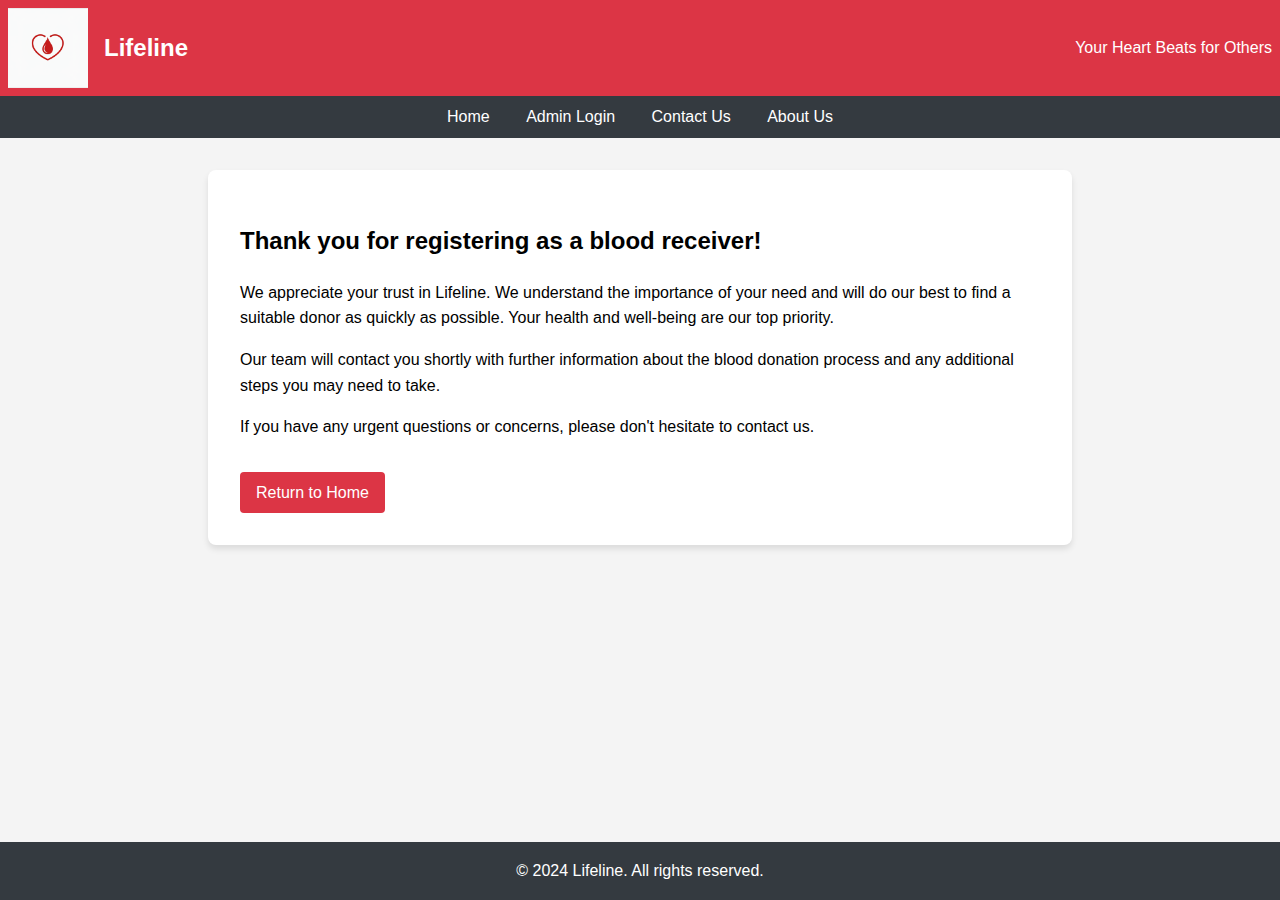
<file: public/rec_ty.html>
<!DOCTYPE html>
<html lang="en">
<head>
    <meta charset="UTF-8">
    <meta name="viewport" content="width=device-width, initial-scale=1.0">
    <title>Thank You for Registering - Lifeline</title>
    <style>
        body, html {
            margin: 0;
            padding: 0;
            font-family: Arial, sans-serif;
            line-height: 1.6;
            background-color: #f4f4f4;
        }
        .page-wrapper {
            display: flex;
            flex-direction: column;
            min-height: 100vh;
        }
        .header {
            background-color: #dc3545;
            padding: 0.5rem;
            display: flex;
            align-items: center;
            justify-content: space-between;
            color: white;
        }
        .logo-container {
            display: flex;
            align-items: center;
        }
        .logo {
            max-width: 80px;
            height: auto;
            margin-right: 1rem;
        }
        .site-title {
            margin: 0;
            font-size: 1.5rem;
        }
        .nav {
            background-color: #343a40;
            padding: 0.5rem;
            text-align: center;
        }
        .nav a {
            color: white;
            text-decoration: none;
            padding: 0.5rem 1rem;
        }
        .content-wrapper {
            flex: 1;
            padding: 2rem;
        }
        .main-content {
            max-width: 800px;
            margin: 0 auto;
            background-color: white;
            border-radius: 8px;
            box-shadow: 0 4px 6px rgba(0,0,0,0.1);
            padding: 2rem;
        }
        .button {
            display: inline-block;
            padding: 0.5rem 1rem;
            background-color: #dc3545;
            color: white;
            text-decoration: none;
            border-radius: 4px;
            margin-top: 1rem;
        }
        .footer {
            background-color: #343a40;
            color: white;
            text-align: center;
            padding: 1rem;
        }
    </style>
</head>
<body>
    <div class="page-wrapper">
        <div class="header">
            <div class="logo-container">
                <img src="unnamed.png" alt="Lifeline Logo" class="logo">
                <h1 class="site-title">Lifeline</h1>
            </div>
            <p>Your Heart Beats for Others</p>
        </div>

        <div class="nav">
            <a href="home (1).html">Home</a>
            <a href="admin-login.html">Admin Login</a>
            <a href="contact-us.html">Contact Us</a>
            <a href="about-us.html">About Us</a>
        </div>

        <div class="content-wrapper">
            <div class="main-content">
                <h2>Thank you for registering as a blood receiver!</h2>
                <p>We appreciate your trust in Lifeline. We understand the importance of your need and will do our best to find a suitable donor as quickly as possible. Your health and well-being are our top priority.</p>
                <p>Our team will contact you shortly with further information about the blood donation process and any additional steps you may need to take.</p>
                <p>If you have any urgent questions or concerns, please don't hesitate to contact us.</p>
                <a href="home (1).html" class="button">Return to Home</a>
            </div>
        </div>

        <div class="footer">
            © 2024 Lifeline. All rights reserved.
        </div>
    </div>
</body>
</html>
</file>
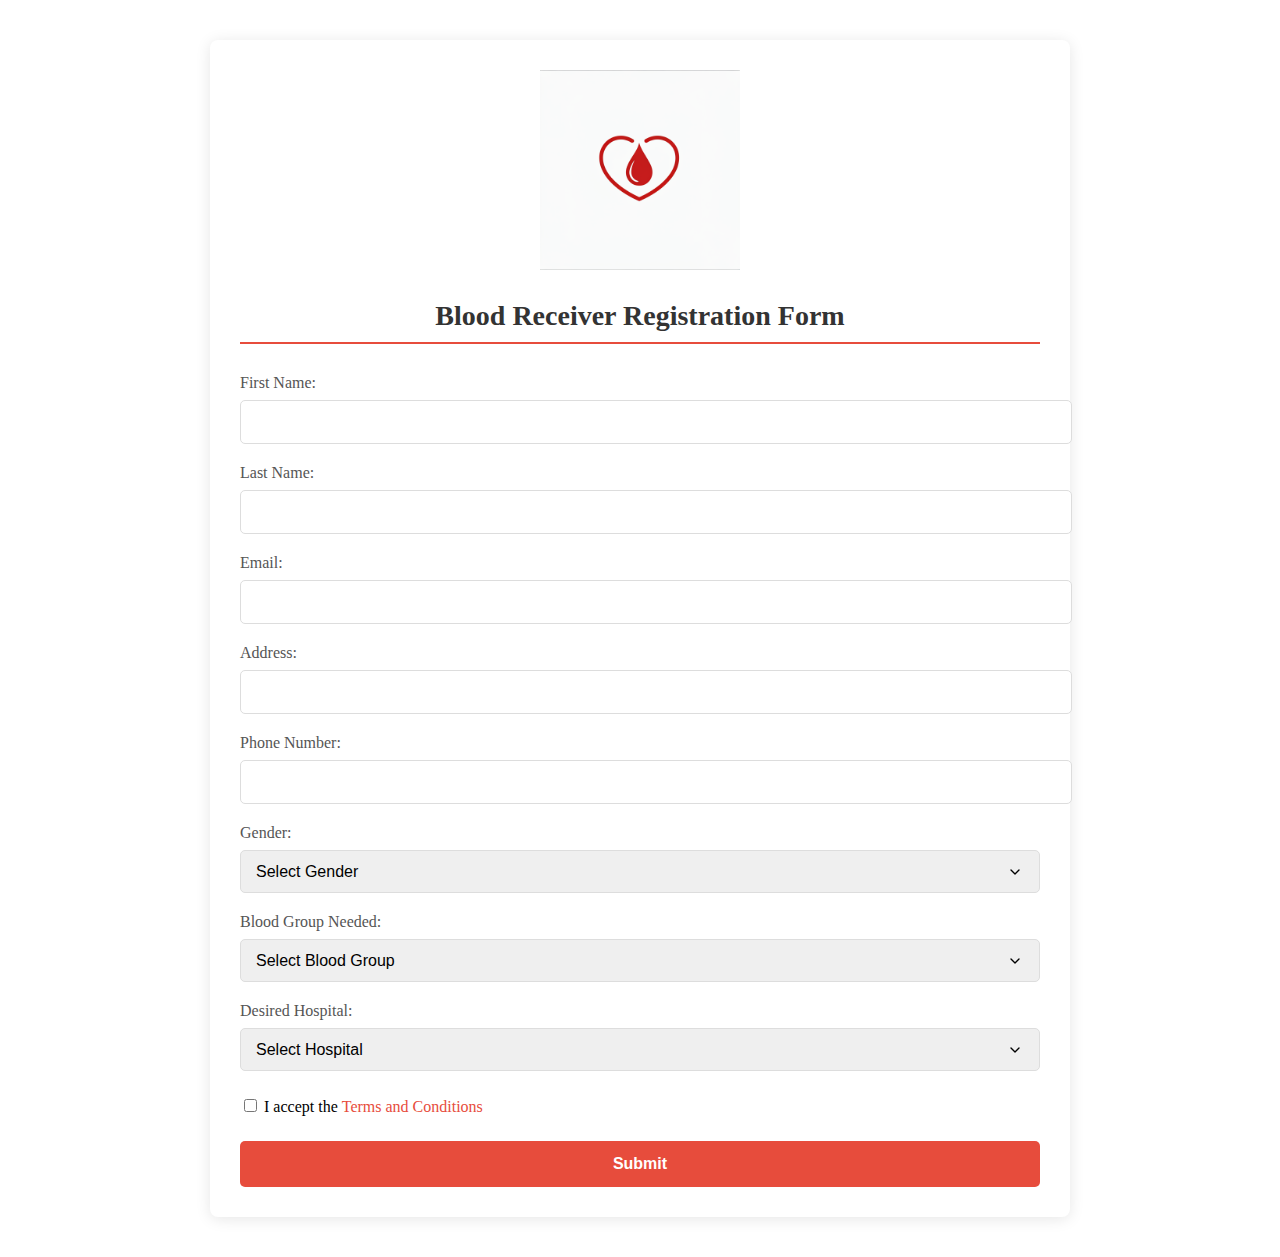
<file: public/receiver-registration.html>
<!DOCTYPE html>
<html lang="en">

<head>
    <meta charset="UTF-8">
    <meta name="viewport" content="width=device-width, initial-scale=1.0">
    <title>Blood Receiver Registration</title>
    <style>
        /* Main container styling */
        .form-container {
            max-width: 800px;
            margin: 40px auto;
            padding: 30px;
            background-color: #ffffff;
            box-shadow: 0 2px 15px rgba(0, 0, 0, 0.1);
            border-radius: 8px;
        }

        /* Logo styling */
        .logo {
            display: block;
            margin: 0 auto 30px;
            max-width: 200px;
            height: auto;
        }

        /* Form heading */
        .form-container h2 {
            color: #333;
            text-align: center;
            margin-bottom: 30px;
            font-size: 28px;
            font-weight: 600;
            border-bottom: 2px solid #e74c3c;
            padding-bottom: 10px;
        }

        /* Form group styling */
        .form-group {
            margin-bottom: 20px;
            position: relative;
        }

        /* Input fields styling */
        .form-group input,
        .form-group select {
            width: 100%;
            padding: 12px 15px;
            border: 1px solid #ddd;
            border-radius: 5px;
            font-size: 16px;
            transition: border-color 0.3s ease;
        }

        .form-group input:focus,
        .form-group select:focus {
            outline: none;
            border-color: #e74c3c;
            box-shadow: 0 0 5px rgba(231, 76, 60, 0.2);
        }

        /* Select dropdown styling */
        .form-group select {
            appearance: none;
            background-image: url("data:image/svg+xml;charset=UTF-8,%3csvg xmlns='http://www.w3.org/2000/svg' viewBox='0 0 24 24' fill='none' stroke='currentColor' stroke-width='2' stroke-linecap='round' stroke-linejoin='round'%3e%3cpolyline points='6 9 12 15 18 9'%3e%3c/polyline%3e%3c/svg%3e");
            background-repeat: no-repeat;
            background-position: right 1rem center;
            background-size: 1em;
        }

        /* Error message styling */
        .error {
            color: #e74c3c;
            font-size: 14px;
            margin-top: 5px;
            display: block;
        }

        /* Terms and conditions container */
        .terms-container {
            margin: 25px 0;
            display: flex;
            align-items: center;
            gap: 10px;
        }

        /* Terms link styling */
        .terms-link {
            color: #e74c3c;
            text-decoration: none;
            font-weight: 500;
        }

        .terms-link:hover {
            text-decoration: underline;
        }

        /* Submit button styling */
        .form-container button[type="submit"] {
            width: 100%;
            padding: 14px;
            background-color: #e74c3c;
            color: white;
            border: none;
            border-radius: 5px;
            font-size: 16px;
            font-weight: 600;
            cursor: pointer;
            transition: background-color 0.3s ease;
        }

        .form-container button[type="submit"]:hover {
            background-color: #c0392b;
        }

        /* Gender radio buttons styling */
        .form-group input[type="radio"] {
            width: auto;
            margin-right: 10px;
        }

        .form-group label {
            color: #555;
            font-size: 16px;
            margin-bottom: 8px;
            display: block;
        }

        /* Responsive design */
        @media (max-width: 768px) {
            .form-container {
                margin: 20px;
                padding: 20px;
            }

            .form-container h2 {
                font-size: 24px;
            }
        }
    </style>
</head>

<body>
    <div class="form-container">
        <a href="home (1).html">
            <img src="unnamed.png" alt="Lifeline Logo" class="logo">
        </a>

        <h2>Blood Receiver Registration Form</h2>

        <form id="receiverForm" novalidate>
            <div class="form-group">
                <label for="fname">First Name:</label>
                <input type="text" id="fname" name="fname" required minlength="2" maxlength="50" pattern="^[A-Za-z ]+$">
                <span class="error" id="fnameError"></span>
            </div>

            <div class="form-group">
                <label for="lname">Last Name:</label>
                <input type="text" id="lname" name="lname" required minlength="2" maxlength="50" pattern="^[A-Za-z ]+$">
                <span class="error" id="lnameError"></span>
            </div>

            <div class="form-group">
                <label for="email">Email:</label>
                <input type="email" id="email" name="email" required>
                <span class="error" id="emailError"></span>
            </div>

            <div class="form-group">
                <label for="address">Address:</label>
                <input type="text" id="address" name="address" required minlength="5" maxlength="100">
                <span class="error" id="addressError"></span>
            </div>

            <div class="form-group">
                <label for="phone">Phone Number:</label>
                <input type="tel" id="phone" name="phone" required pattern="^[0-9]{10}$">
                <span class="error" id="phoneError"></span>
            </div>

            <div class="form-group">
                <label for="gender">Gender:</label>
                <select id="gender" name="gender" required>
                    <option value="">Select Gender</option>
                    <option value="Male">Male</option>
                    <option value="Female">Female</option>
                    <option value="Rather Not Say">Rather Not Say</option>
                </select>
                <span class="error" id="genderError"></span>
            </div>

            <div class="form-group">
                <label for="bloodGroup">Blood Group Needed:</label>
                <select id="bloodGroup" name="bloodGroup" required>
                    <option value="">Select Blood Group</option>
                    <option value="A+">A+</option>
                    <option value="A-">A-</option>
                    <option value="B+">B+</option>
                    <option value="B-">B-</option>
                    <option value="AB+">AB+</option>
                    <option value="AB-">AB-</option>
                    <option value="O+">O+</option>
                    <option value="O-">O-</option>
                </select>
                <span class="error" id="bloodGroupError"></span>
            </div>

            <div class="form-group">
                <label for="hospital">Desired Hospital:</label>
                <select id="hospital" name="hospital" required>
                    <option value="">Select Hospital</option>
                    <option value="A HOSPITAL">A HOSPITAL</option>
                    <option value="B HOSPITAL">B HOSPITAL</option>
                    <option value="C HOSPITAL">C HOSPITAL</option>
                    <option value="D HOSPITAL">D HOSPITAL</option>
                </select>
                <span class="error" id="hospitalError"></span>
            </div>

            <div class="terms-container">
                <label>
                    <input type="checkbox" id="terms" name="terms" required>
                    I accept the
                    <a href="Terms and Conditions.pdf" class="terms-link" target="_blank">
                        Terms and Conditions
                    </a>
                </label>
                <span class="error" id="termsError"></span>
            </div>

            <button type="submit" class="submit-btn">Submit</button>
        </form>
    </div>

    <script>
        document.addEventListener('DOMContentLoaded', function () {
            const form = document.getElementById('receiverForm');

            form.addEventListener('submit', function (event) {
                event.preventDefault();

                if (!form.checkValidity()) {
                    showErrors();
                    return;
                }

                const formData = {
                    firstName: document.getElementById('fname').value,
                    lastName: document.getElementById('lname').value,
                    email: document.getElementById('email').value,
                    address: document.getElementById('address').value,
                    phoneNumber: document.getElementById('phone').value,
                    gender: document.getElementById('gender').value,
                    bloodGroup: document.getElementById('bloodGroup').value,
                    hospital: document.getElementById('hospital').value
                };

                fetch('http://localhost:3009/api/receivers', {
                    method: 'POST',
                    headers: {
                        'Content-Type': 'application/json'
                    },
                    body: JSON.stringify(formData)
                })
                    .then(response => response.json())
                    .then(data => {
                        if (data.message === 'Receiver information saved successfully') {
                            // Redirect to thank you page or show success message
                            alert('Registration successful!');
                            form.reset();
                        } else {
                            throw new Error(data.error || 'Registration failed');
                        }
                    })
                    .catch(error => {
                        alert('Error submitting form: ' + error.message);
                    });
            });

            function showErrors() {
                const inputs = form.querySelectorAll('input, select');
                inputs.forEach(input => {
                    const errorSpan = document.getElementById(input.id + 'Error');
                    if (errorSpan) {
                        if (!input.validity.valid) {
                            if (input.validity.valueMissing) {
                                errorSpan.textContent = `${input.name} is required.`;
                            } else if (input.validity.patternMismatch) {
                                errorSpan.textContent = `Please enter a valid ${input.name}.`;
                            } else if (input.validity.tooShort) {
                                errorSpan.textContent = `${input.name} must be at least ${input.minLength} characters.`;
                            } else if (input.validity.tooLong) {
                                errorSpan.textContent = `${input.name} must not exceed ${input.maxLength} characters.`;
                            }
                            errorSpan.classList.add('show');
                        } else {
                            errorSpan.classList.remove('show');
                        }
                    }
                });
            }
        });
    </script>
</body>

</html>
</file>
